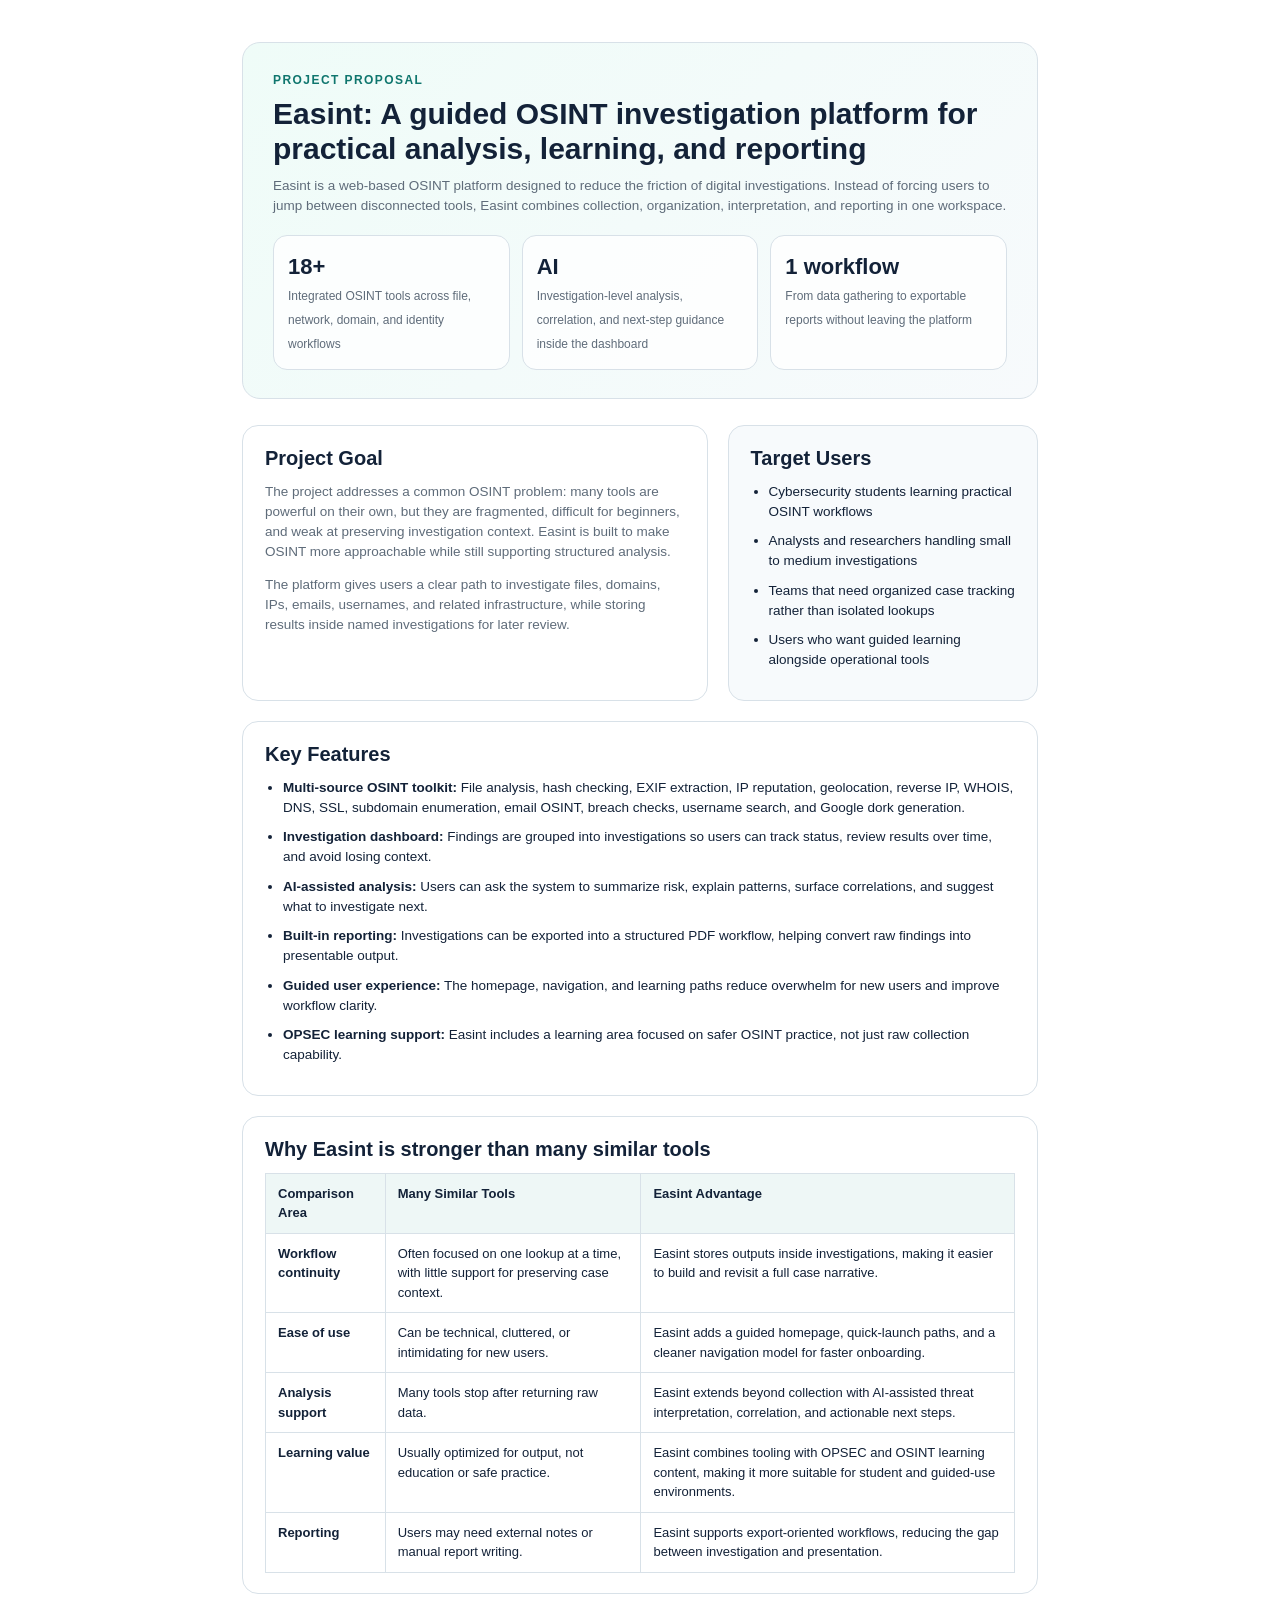
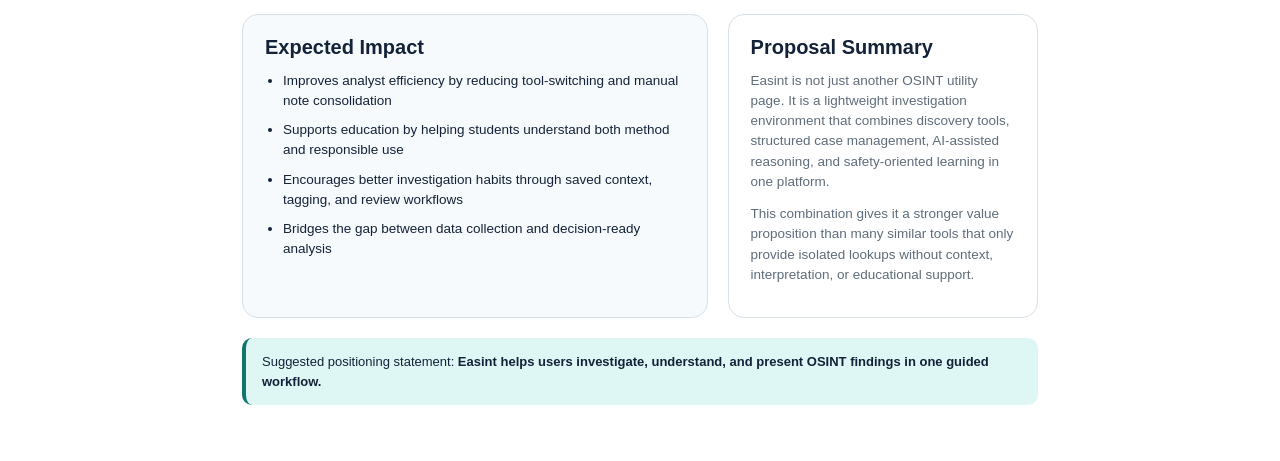
<file: docs/project_proposal.html>
<!DOCTYPE html>
<html lang="en">
<head>
    <meta charset="UTF-8">
    <meta name="viewport" content="width=device-width, initial-scale=1.0">
    <title>Easint Project Proposal</title>
    <style>
        :root {
            --ink: #132238;
            --muted: #5f6c7a;
            --accent: #0f766e;
            --accent-soft: #dff7f4;
            --line: #d8e1e8;
            --panel: #f7fafc;
        }

        * {
            box-sizing: border-box;
        }

        body {
            margin: 0;
            font-family: "Liberation Sans", Arial, sans-serif;
            color: var(--ink);
            background: #ffffff;
            line-height: 1.5;
        }

        .page {
            width: 100%;
            max-width: 900px;
            margin: 0 auto;
            padding: 42px 52px 56px;
        }

        .hero {
            border: 1px solid var(--line);
            background: linear-gradient(135deg, #effcf8 0%, #f7fafc 100%);
            border-radius: 18px;
            padding: 28px 30px;
            margin-bottom: 26px;
        }

        .eyebrow {
            margin: 0 0 8px;
            font-size: 12px;
            font-weight: 700;
            letter-spacing: 0.12em;
            text-transform: uppercase;
            color: var(--accent);
        }

        h1 {
            margin: 0 0 10px;
            font-size: 30px;
            line-height: 1.15;
        }

        h2 {
            margin: 0 0 12px;
            font-size: 20px;
            line-height: 1.2;
        }

        p {
            margin: 0 0 12px;
            color: var(--muted);
            font-size: 13.5px;
        }

        .summary {
            display: grid;
            grid-template-columns: repeat(3, 1fr);
            gap: 12px;
            margin-top: 18px;
        }

        .metric {
            background: rgba(255, 255, 255, 0.8);
            border: 1px solid var(--line);
            border-radius: 14px;
            padding: 14px;
        }

        .metric strong {
            display: block;
            font-size: 22px;
            color: var(--ink);
        }

        .metric span {
            font-size: 12px;
            color: var(--muted);
        }

        .grid {
            display: grid;
            grid-template-columns: 1.2fr 0.8fr;
            gap: 20px;
            margin-bottom: 20px;
        }

        .card {
            border: 1px solid var(--line);
            border-radius: 16px;
            padding: 20px 22px;
            background: #fff;
        }

        .card.tint {
            background: var(--panel);
        }

        ul {
            margin: 0;
            padding-left: 18px;
            color: var(--ink);
        }

        li {
            margin-bottom: 9px;
            font-size: 13.5px;
        }

        .feature-list strong,
        .compare-table strong {
            color: var(--ink);
        }

        .compare-table {
            width: 100%;
            border-collapse: collapse;
            margin-top: 8px;
            font-size: 13px;
        }

        .compare-table th,
        .compare-table td {
            border: 1px solid var(--line);
            padding: 10px 12px;
            text-align: left;
            vertical-align: top;
        }

        .compare-table th {
            background: #eef7f6;
        }

        .footer-note {
            margin-top: 18px;
            padding: 14px 16px;
            border-left: 4px solid var(--accent);
            background: var(--accent-soft);
            border-radius: 10px;
            color: var(--ink);
            font-size: 13px;
        }

        @media print {
            .page {
                padding: 24px 28px 30px;
            }
        }
    </style>
</head>
<body>
    <main class="page">
        <section class="hero">
            <p class="eyebrow">Project Proposal</p>
            <h1>Easint: A guided OSINT investigation platform for practical analysis, learning, and reporting</h1>
            <p>
                Easint is a web-based OSINT platform designed to reduce the friction of digital investigations.
                Instead of forcing users to jump between disconnected tools, Easint combines collection,
                organization, interpretation, and reporting in one workspace.
            </p>
            <div class="summary">
                <div class="metric">
                    <strong>18+</strong>
                    <span>Integrated OSINT tools across file, network, domain, and identity workflows</span>
                </div>
                <div class="metric">
                    <strong>AI</strong>
                    <span>Investigation-level analysis, correlation, and next-step guidance inside the dashboard</span>
                </div>
                <div class="metric">
                    <strong>1 workflow</strong>
                    <span>From data gathering to exportable reports without leaving the platform</span>
                </div>
            </div>
        </section>

        <section class="grid">
            <article class="card">
                <h2>Project Goal</h2>
                <p>
                    The project addresses a common OSINT problem: many tools are powerful on their own, but they are
                    fragmented, difficult for beginners, and weak at preserving investigation context. Easint is built
                    to make OSINT more approachable while still supporting structured analysis.
                </p>
                <p>
                    The platform gives users a clear path to investigate files, domains, IPs, emails, usernames, and
                    related infrastructure, while storing results inside named investigations for later review.
                </p>
            </article>

            <article class="card tint">
                <h2>Target Users</h2>
                <ul>
                    <li>Cybersecurity students learning practical OSINT workflows</li>
                    <li>Analysts and researchers handling small to medium investigations</li>
                    <li>Teams that need organized case tracking rather than isolated lookups</li>
                    <li>Users who want guided learning alongside operational tools</li>
                </ul>
            </article>
        </section>

        <section class="card">
            <h2>Key Features</h2>
            <ul class="feature-list">
                <li><strong>Multi-source OSINT toolkit:</strong> File analysis, hash checking, EXIF extraction, IP reputation, geolocation, reverse IP, WHOIS, DNS, SSL, subdomain enumeration, email OSINT, breach checks, username search, and Google dork generation.</li>
                <li><strong>Investigation dashboard:</strong> Findings are grouped into investigations so users can track status, review results over time, and avoid losing context.</li>
                <li><strong>AI-assisted analysis:</strong> Users can ask the system to summarize risk, explain patterns, surface correlations, and suggest what to investigate next.</li>
                <li><strong>Built-in reporting:</strong> Investigations can be exported into a structured PDF workflow, helping convert raw findings into presentable output.</li>
                <li><strong>Guided user experience:</strong> The homepage, navigation, and learning paths reduce overwhelm for new users and improve workflow clarity.</li>
                <li><strong>OPSEC learning support:</strong> Easint includes a learning area focused on safer OSINT practice, not just raw collection capability.</li>
            </ul>
        </section>

        <section class="card" style="margin-top: 20px;">
            <h2>Why Easint is stronger than many similar tools</h2>
            <table class="compare-table">
                <thead>
                    <tr>
                        <th>Comparison Area</th>
                        <th>Many Similar Tools</th>
                        <th>Easint Advantage</th>
                    </tr>
                </thead>
                <tbody>
                    <tr>
                        <td><strong>Workflow continuity</strong></td>
                        <td>Often focused on one lookup at a time, with little support for preserving case context.</td>
                        <td>Easint stores outputs inside investigations, making it easier to build and revisit a full case narrative.</td>
                    </tr>
                    <tr>
                        <td><strong>Ease of use</strong></td>
                        <td>Can be technical, cluttered, or intimidating for new users.</td>
                        <td>Easint adds a guided homepage, quick-launch paths, and a cleaner navigation model for faster onboarding.</td>
                    </tr>
                    <tr>
                        <td><strong>Analysis support</strong></td>
                        <td>Many tools stop after returning raw data.</td>
                        <td>Easint extends beyond collection with AI-assisted threat interpretation, correlation, and actionable next steps.</td>
                    </tr>
                    <tr>
                        <td><strong>Learning value</strong></td>
                        <td>Usually optimized for output, not education or safe practice.</td>
                        <td>Easint combines tooling with OPSEC and OSINT learning content, making it more suitable for student and guided-use environments.</td>
                    </tr>
                    <tr>
                        <td><strong>Reporting</strong></td>
                        <td>Users may need external notes or manual report writing.</td>
                        <td>Easint supports export-oriented workflows, reducing the gap between investigation and presentation.</td>
                    </tr>
                </tbody>
            </table>
        </section>

        <section class="grid" style="margin-top: 20px;">
            <article class="card tint">
                <h2>Expected Impact</h2>
                <ul>
                    <li>Improves analyst efficiency by reducing tool-switching and manual note consolidation</li>
                    <li>Supports education by helping students understand both method and responsible use</li>
                    <li>Encourages better investigation habits through saved context, tagging, and review workflows</li>
                    <li>Bridges the gap between data collection and decision-ready analysis</li>
                </ul>
            </article>

            <article class="card">
                <h2>Proposal Summary</h2>
                <p>
                    Easint is not just another OSINT utility page. It is a lightweight investigation environment that
                    combines discovery tools, structured case management, AI-assisted reasoning, and safety-oriented
                    learning in one platform.
                </p>
                <p>
                    This combination gives it a stronger value proposition than many similar tools that only provide
                    isolated lookups without context, interpretation, or educational support.
                </p>
            </article>
        </section>

        <div class="footer-note">
            Suggested positioning statement: <strong>Easint helps users investigate, understand, and present OSINT findings in one guided workflow.</strong>
        </div>
    </main>
</body>
</html>
</file>
